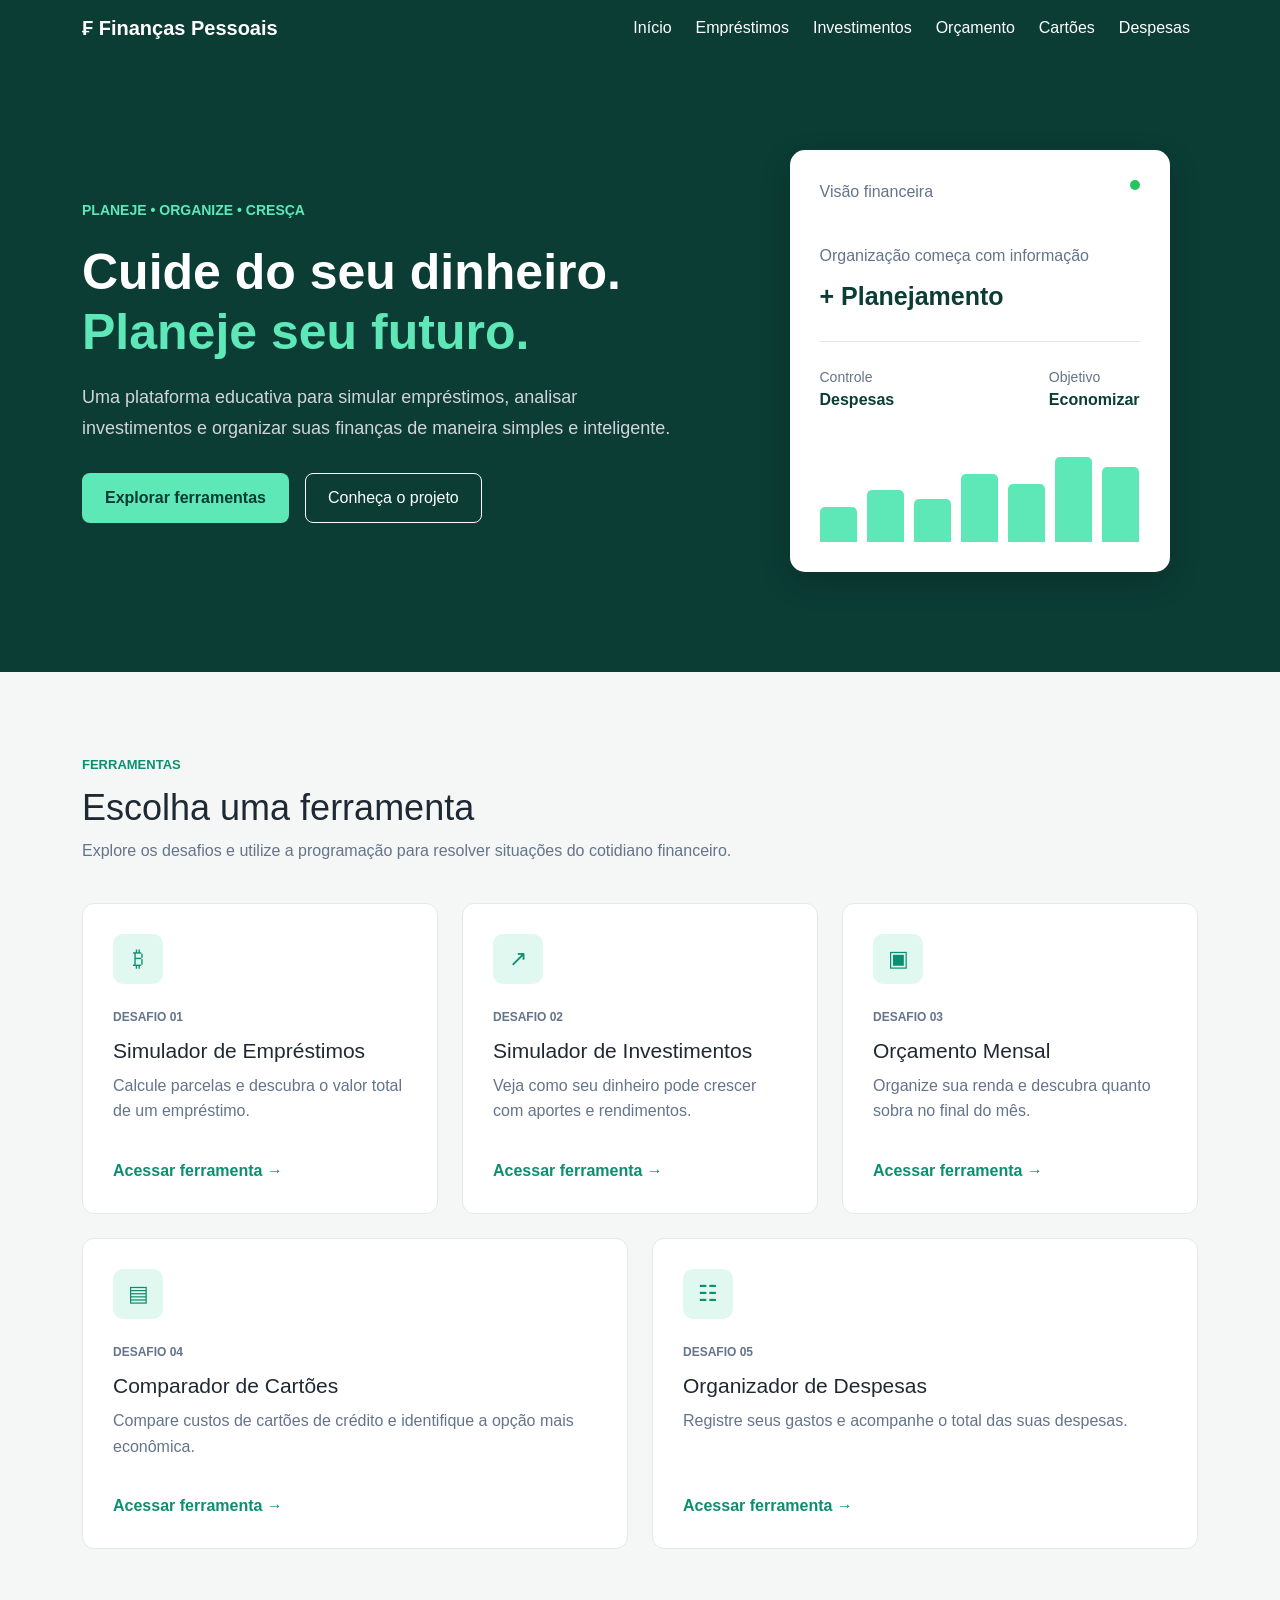
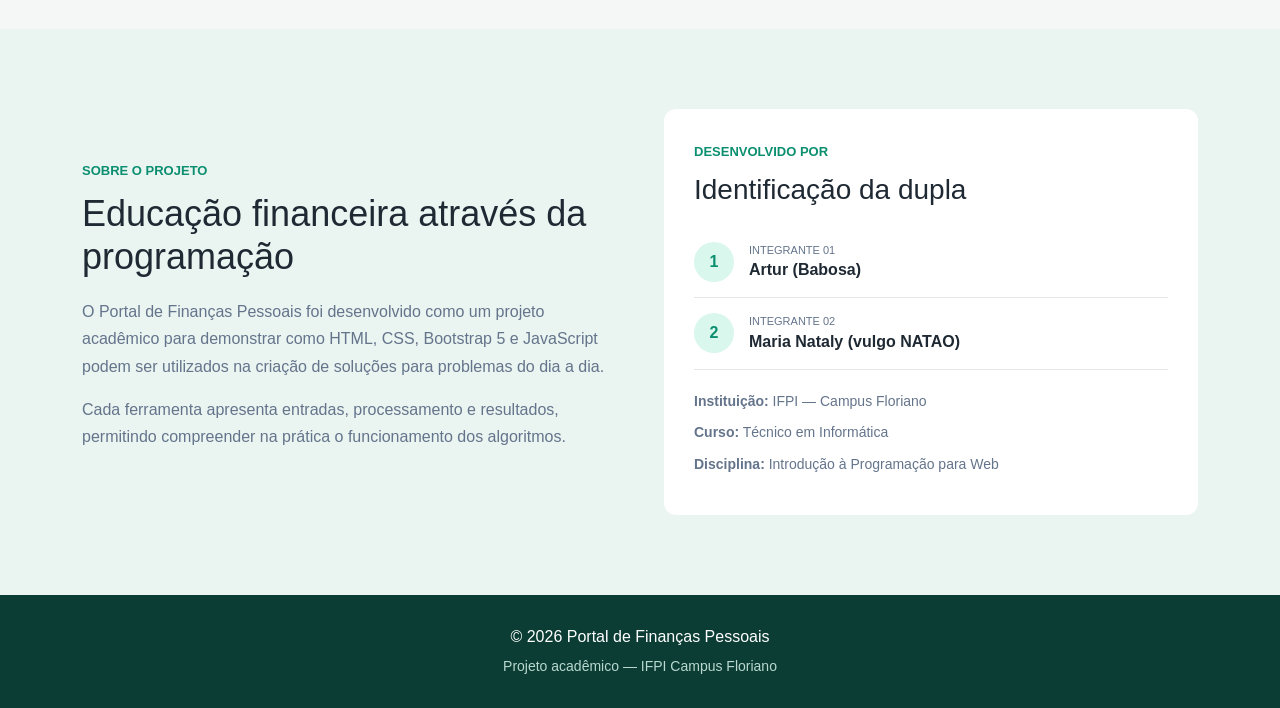
<file: index.html>
<!DOCTYPE html>
<html lang="pt-BR">

<head>
    <meta charset="UTF-8">
    <meta name="viewport" content="width=device-width, initial-scale=1.0">

    <title>Finanças Pessoais | Portal Inteligente</title>

    <link href="https://cdn.jsdelivr.net/npm/bootstrap@5.3.3/dist/css/bootstrap.min.css" rel="stylesheet">

    <link rel="stylesheet" href="CSS/style.css">
</head>

<body>

    <nav class="navbar navbar-expand-lg navbar-dark fixed-top">
        <div class="container">
            <a class="navbar-brand fw-bold" href="index.html">
                <span class="brand-icon">₣</span> Finanças Pessoais
            </a>

            <button class="navbar-toggler" type="button" data-bs-toggle="collapse" data-bs-target="#menu">
                <span class="navbar-toggler-icon"></span>
            </button>

            <div class="collapse navbar-collapse" id="menu">
                <ul class="navbar-nav ms-auto align-items-lg-center gap-lg-2">
                    <li class="nav-item">
                        <a class="nav-link active" href="index.html">Início</a>
                    </li>
                    <li class="nav-item">
                        <a class="nav-link" href="desafio1.html">Empréstimos</a>
                    </li>
                    <li class="nav-item">
                        <a class="nav-link" href="desafio2.html">Investimentos</a>
                    </li>
                    <li class="nav-item">
                        <a class="nav-link" href="desafio3.html">Orçamento</a>
                    </li>
                    <li class="nav-item">
                        <a class="nav-link" href="desafio4.html">Cartões</a>
                    </li>
                    <li class="nav-item">
                        <a class="nav-link" href="desafio5.html">Despesas</a>
                    </li>
                </ul>
            </div>
        </div>
    </nav>

    <main>

        <section class="hero-section">
            <div class="container">
                <div class="row align-items-center g-5">

                    <div class="col-lg-7">
                        <span class="hero-badge">PLANEJE • ORGANIZE • CRESÇA</span>

                        <h1 class="hero-title">
                            Cuide do seu dinheiro.
                            <span>Planeje seu futuro.</span>
                        </h1>

                        <p class="hero-text">
                            Uma plataforma educativa para simular empréstimos,
                            analisar investimentos e organizar suas finanças
                            de maneira simples e inteligente.
                        </p>

                        <div class="d-flex flex-wrap gap-3">
                            <a href="#desafios" class="btn btn-primary-custom">
                                Explorar ferramentas
                            </a>

                            <a href="#sobre" class="btn btn-outline-custom">
                                Conheça o projeto
                            </a>
                        </div>
                    </div>

                    <div class="col-lg-5">
                        <div class="finance-card">
                            <div class="finance-card-top">
                                <span>Visão financeira</span>
                                <span class="status-dot"></span>
                            </div>

                            <div class="balance-label">Organização começa com informação</div>

                            <div class="balance-value">+ Planejamento</div>

                            <div class="finance-line"></div>

                            <div class="finance-stats">
                                <div>
                                    <small>Controle</small>
                                    <strong>Despesas</strong>
                                </div>

                                <div>
                                    <small>Objetivo</small>
                                    <strong>Economizar</strong>
                                </div>
                            </div>

                            <div class="chart-bars">
                                <span style="height: 35%"></span>
                                <span style="height: 52%"></span>
                                <span style="height: 43%"></span>
                                <span style="height: 68%"></span>
                                <span style="height: 58%"></span>
                                <span style="height: 85%"></span>
                                <span style="height: 75%"></span>
                            </div>
                        </div>
                    </div>

                </div>
            </div>
        </section>

        <section class="section-padding" id="desafios">
            <div class="container">

                <div class="section-heading">
                    <span class="section-tag">FERRAMENTAS</span>
                    <h2>Escolha uma ferramenta</h2>
                    <p>
                        Explore os desafios e utilize a programação para
                        resolver situações do cotidiano financeiro.
                    </p>
                </div>

                <div class="row g-4">

                    <div class="col-md-6 col-lg-4">
                        <div class="challenge-card">
                            <div class="challenge-icon">₿</div>
                            <span class="challenge-number">DESAFIO 01</span>
                            <h3>Simulador de Empréstimos</h3>
                            <p>
                                Calcule parcelas e descubra o valor total
                                de um empréstimo.
                            </p>
                            <a href="desafio1.html" class="challenge-link">
                                Acessar ferramenta →
                            </a>
                        </div>
                    </div>

                    <div class="col-md-6 col-lg-4">
                        <div class="challenge-card">
                            <div class="challenge-icon">↗</div>
                            <span class="challenge-number">DESAFIO 02</span>
                            <h3>Simulador de Investimentos</h3>
                            <p>
                                Veja como seu dinheiro pode crescer com
                                aportes e rendimentos.
                            </p>
                            <a href="desafio2.html" class="challenge-link">
                                Acessar ferramenta →
                            </a>
                        </div>
                    </div>

                    <div class="col-md-6 col-lg-4">
                        <div class="challenge-card">
                            <div class="challenge-icon">▣</div>
                            <span class="challenge-number">DESAFIO 03</span>
                            <h3>Orçamento Mensal</h3>
                            <p>
                                Organize sua renda e descubra quanto
                                sobra no final do mês.
                            </p>
                            <a href="desafio3.html" class="challenge-link">
                                Acessar ferramenta →
                            </a>
                        </div>
                    </div>

                    <div class="col-md-6 col-lg-6">
                        <div class="challenge-card">
                            <div class="challenge-icon">▤</div>
                            <span class="challenge-number">DESAFIO 04</span>
                            <h3>Comparador de Cartões</h3>
                            <p>
                                Compare custos de cartões de crédito e
                                identifique a opção mais econômica.
                            </p>
                            <a href="desafio4.html" class="challenge-link">
                                Acessar ferramenta →
                            </a>
                        </div>
                    </div>

                    <div class="col-md-6 col-lg-6">
                        <div class="challenge-card">
                            <div class="challenge-icon">☷</div>
                            <span class="challenge-number">DESAFIO 05</span>
                            <h3>Organizador de Despesas</h3>
                            <p>
                                Registre seus gastos e acompanhe o total
                                das suas despesas.
                            </p>
                            <a href="desafio5.html" class="challenge-link">
                                Acessar ferramenta →
                            </a>
                        </div>
                    </div>

                </div>
            </div>
        </section>

        <section class="about-section" id="sobre">
            <div class="container">
                <div class="row align-items-center g-5">

                    <div class="col-lg-6">
                        <span class="section-tag">SOBRE O PROJETO</span>
                        <h2>Educação financeira através da programação</h2>
                        <p>
                            O Portal de Finanças Pessoais foi desenvolvido
                            como um projeto acadêmico para demonstrar como
                            HTML, CSS, Bootstrap 5 e JavaScript podem ser
                            utilizados na criação de soluções para problemas
                            do dia a dia.
                        </p>
                        <p>
                            Cada ferramenta apresenta entradas, processamento
                            e resultados, permitindo compreender na prática
                            o funcionamento dos algoritmos.
                        </p>
                    </div>

                    <div class="col-lg-6">
                        <div class="team-card">
                            <span class="section-tag">DESENVOLVIDO POR</span>
                            <h3>Identificação da dupla</h3>

                            <div class="team-member">
                                <div class="member-avatar">1</div>
                                <div>
                                    <small>INTEGRANTE 01</small>
                                    <strong>Artur (Babosa)</strong>
                                </div>
                            </div>

                            <div class="team-member">
                                <div class="member-avatar">2</div>
                                <div>
                                    <small>INTEGRANTE 02</small>
                                    <strong>Maria Nataly (vulgo NATAO)</strong>
                                </div>
                            </div>

                            <div class="team-info">
                                <p><strong>Instituição:</strong> IFPI — Campus Floriano</p>
                                <p><strong>Curso:</strong> Técnico em Informática</p>
                                <p><strong>Disciplina:</strong> Introdução à Programação para Web</p>
                            </div>
                        </div>
                    </div>

                </div>
            </div>
        </section>

    </main>

    <footer class="footer">
        <div class="container text-center">
            <p>© 2026 Portal de Finanças Pessoais</p>
            <small>Projeto acadêmico — IFPI Campus Floriano</small>
        </div>
    </footer>

    <script src="https://cdn.jsdelivr.net/npm/bootstrap@5.3.3/dist/js/bootstrap.bundle.min.js"></script>

</body>

</html>
</file>
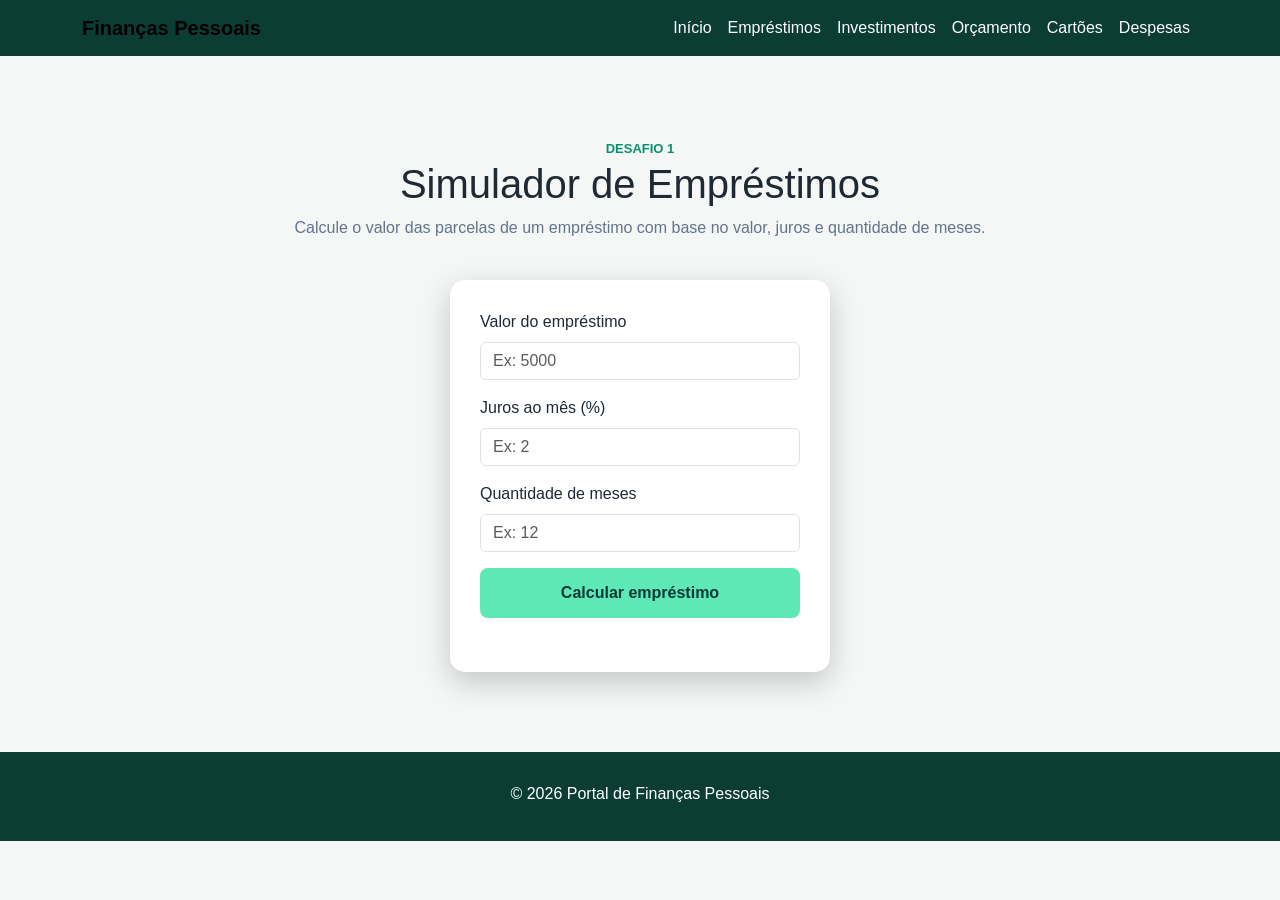
<file: desafio1.html>
<!DOCTYPE html>
<html lang="pt-BR">

<head>
    <meta charset="UTF-8">
    <meta name="viewport" content="width=device-width, initial-scale=1.0">

    <title>Simulador de Empréstimos</title>

    <link
        href="https://cdn.jsdelivr.net/npm/bootstrap@5.3.3/dist/css/bootstrap.min.css"
        rel="stylesheet">

    <link rel="stylesheet" href="./CSS/style.css">
</head>

<body>

    <nav class="navbar navbar-expand-lg">
        <div class="container">

            <a class="navbar-brand" href="index.html">
                Finanças Pessoais
            </a>

            <button
                class="navbar-toggler"
                type="button"
                data-bs-toggle="collapse"
                data-bs-target="#menu">
                <span class="navbar-toggler-icon"></span>
            </button>

            <div class="collapse navbar-collapse" id="menu">

                <ul class="navbar-nav ms-auto">

                    <li class="nav-item">
                        <a class="nav-link" href="index.html">Início</a>
                    </li>

                    <li class="nav-item">
                        <a class="nav-link active" href="desafio1.html">
                            Empréstimos
                        </a>
                    </li>

                    <li class="nav-item">
                        <a class="nav-link" href="desafio2.html">
                            Investimentos
                        </a>
                    </li>

                    <li class="nav-item">
                        <a class="nav-link" href="desafio3.html">
                            Orçamento
                        </a>
                    </li>

                    <li class="nav-item">
                        <a class="nav-link" href="desafio4.html">
                            Cartões
                        </a>
                    </li>

                    <li class="nav-item">
                        <a class="nav-link" href="desafio5.html">
                            Despesas
                        </a>
                    </li>

                </ul>

            </div>
        </div>
    </nav>

    <main class="section-padding">

        <div class="container">

            <div class="section-heading text-center">
                <span class="section-tag">DESAFIO 1</span>

                <h1>Simulador de Empréstimos</h1>

                <p>
                    Calcule o valor das parcelas de um empréstimo
                    com base no valor, juros e quantidade de meses.
                </p>
            </div>

            <div class="row justify-content-center">

                <div class="col-md-8 col-lg-6">

                    <div class="finance-card">

                        <div class="mb-3">
                            <label for="valor" class="form-label">
                                Valor do empréstimo
                            </label>

                            <input
                                type="number"
                                id="valor"
                                class="form-control"
                                placeholder="Ex: 5000">
                        </div>

                        <div class="mb-3">
                            <label for="juros" class="form-label">
                                Juros ao mês (%)
                            </label>

                            <input
                                type="number"
                                id="juros"
                                class="form-control"
                                placeholder="Ex: 2">
                        </div>

                        <div class="mb-3">
                            <label for="meses" class="form-label">
                                Quantidade de meses
                            </label>

                            <input
                                type="number"
                                id="meses"
                                class="form-control"
                                placeholder="Ex: 12">
                        </div>

                        <button
                            type="button"
                            class="btn btn-primary-custom w-100"
                            onclick="calcularEmprestimo()">
                            Calcular empréstimo
                        </button>

                        <div id="resultado" class="mt-4"></div>

                    </div>

                </div>

            </div>

        </div>

    </main>

    <footer class="footer">
        <div class="container text-center">
            <p>© 2026 Portal de Finanças Pessoais</p>
        </div>
    </footer>

    <script src="./JS/desafio1.js"></script>

    <script
        src="https://cdn.jsdelivr.net/npm/bootstrap@5.3.3/dist/js/bootstrap.bundle.min.js">
    </script>

</body>

</html>
</file>
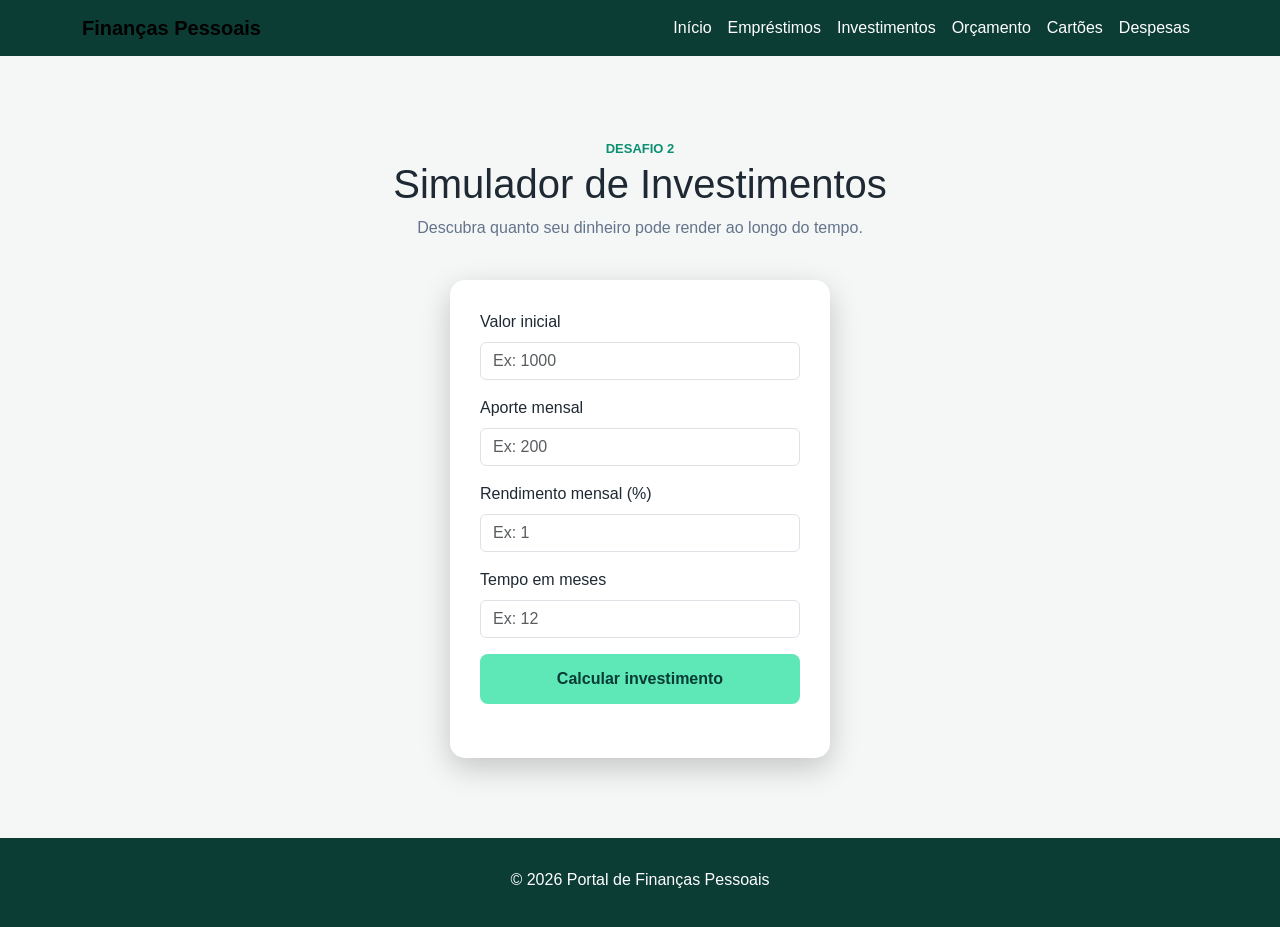
<file: desafio2.html>
<!DOCTYPE html>
<html lang="pt-BR">

<head>
    <meta charset="UTF-8">
    <meta name="viewport" content="width=device-width, initial-scale=1.0">

    <title>Simulador de Investimentos</title>

    <link
        href="https://cdn.jsdelivr.net/npm/bootstrap@5.3.3/dist/css/bootstrap.min.css"
        rel="stylesheet">

    <link rel="stylesheet" href="./CSS/style.css">
</head>

<body>

    <nav class="navbar navbar-expand-lg">
        <div class="container">

            <a class="navbar-brand" href="index.html">
                Finanças Pessoais
            </a>

            <button
                class="navbar-toggler"
                type="button"
                data-bs-toggle="collapse"
                data-bs-target="#menu">
                <span class="navbar-toggler-icon"></span>
            </button>

            <div class="collapse navbar-collapse" id="menu">

                <ul class="navbar-nav ms-auto">

                    <li class="nav-item">
                        <a class="nav-link" href="index.html">Início</a>
                    </li>

                    <li class="nav-item">
                        <a class="nav-link" href="desafio1.html">
                            Empréstimos
                        </a>
                    </li>

                    <li class="nav-item">
                        <a class="nav-link active" href="desafio2.html">
                            Investimentos
                        </a>
                    </li>

                    <li class="nav-item">
                        <a class="nav-link" href="desafio3.html">
                            Orçamento
                        </a>
                    </li>

                    <li class="nav-item">
                        <a class="nav-link" href="desafio4.html">
                            Cartões
                        </a>
                    </li>

                    <li class="nav-item">
                        <a class="nav-link" href="desafio5.html">
                            Despesas
                        </a>
                    </li>

                </ul>

            </div>
        </div>
    </nav>

    <main class="section-padding">

        <div class="container">

            <div class="section-heading text-center">

                <span class="section-tag">DESAFIO 2</span>

                <h1>Simulador de Investimentos</h1>

                <p>
                    Descubra quanto seu dinheiro pode render
                    ao longo do tempo.
                </p>

            </div>

            <div class="row justify-content-center">

                <div class="col-md-8 col-lg-6">

                    <div class="finance-card">

                        <div class="mb-3">

                            <label for="investimento" class="form-label">
                                Valor inicial
                            </label>

                            <input
                                type="number"
                                id="investimento"
                                class="form-control"
                                placeholder="Ex: 1000">

                        </div>

                        <div class="mb-3">

                            <label for="aporte" class="form-label">
                                Aporte mensal
                            </label>

                            <input
                                type="number"
                                id="aporte"
                                class="form-control"
                                placeholder="Ex: 200">

                        </div>

                        <div class="mb-3">

                            <label for="rendimento" class="form-label">
                                Rendimento mensal (%)
                            </label>

                            <input
                                type="number"
                                id="rendimento"
                                class="form-control"
                                placeholder="Ex: 1">

                        </div>

                        <div class="mb-3">

                            <label for="tempo" class="form-label">
                                Tempo em meses
                            </label>

                            <input
                                type="number"
                                id="tempo"
                                class="form-control"
                                placeholder="Ex: 12">

                        </div>

                        <button
                            type="button"
                            class="btn btn-primary-custom w-100"
                            onclick="calcularInvestimento()">

                            Calcular investimento

                        </button>

                        <div id="resultado" class="mt-4"></div>

                    </div>

                </div>

            </div>

        </div>

    </main>

    <footer class="footer">

        <div class="container text-center">

            <p>© 2026 Portal de Finanças Pessoais</p>

        </div>

    </footer>

    <script src="./JS/desafio2.js"></script>

    <script
        src="https://cdn.jsdelivr.net/npm/bootstrap@5.3.3/dist/js/bootstrap.bundle.min.js">
    </script>

</body>

</html>
</file>
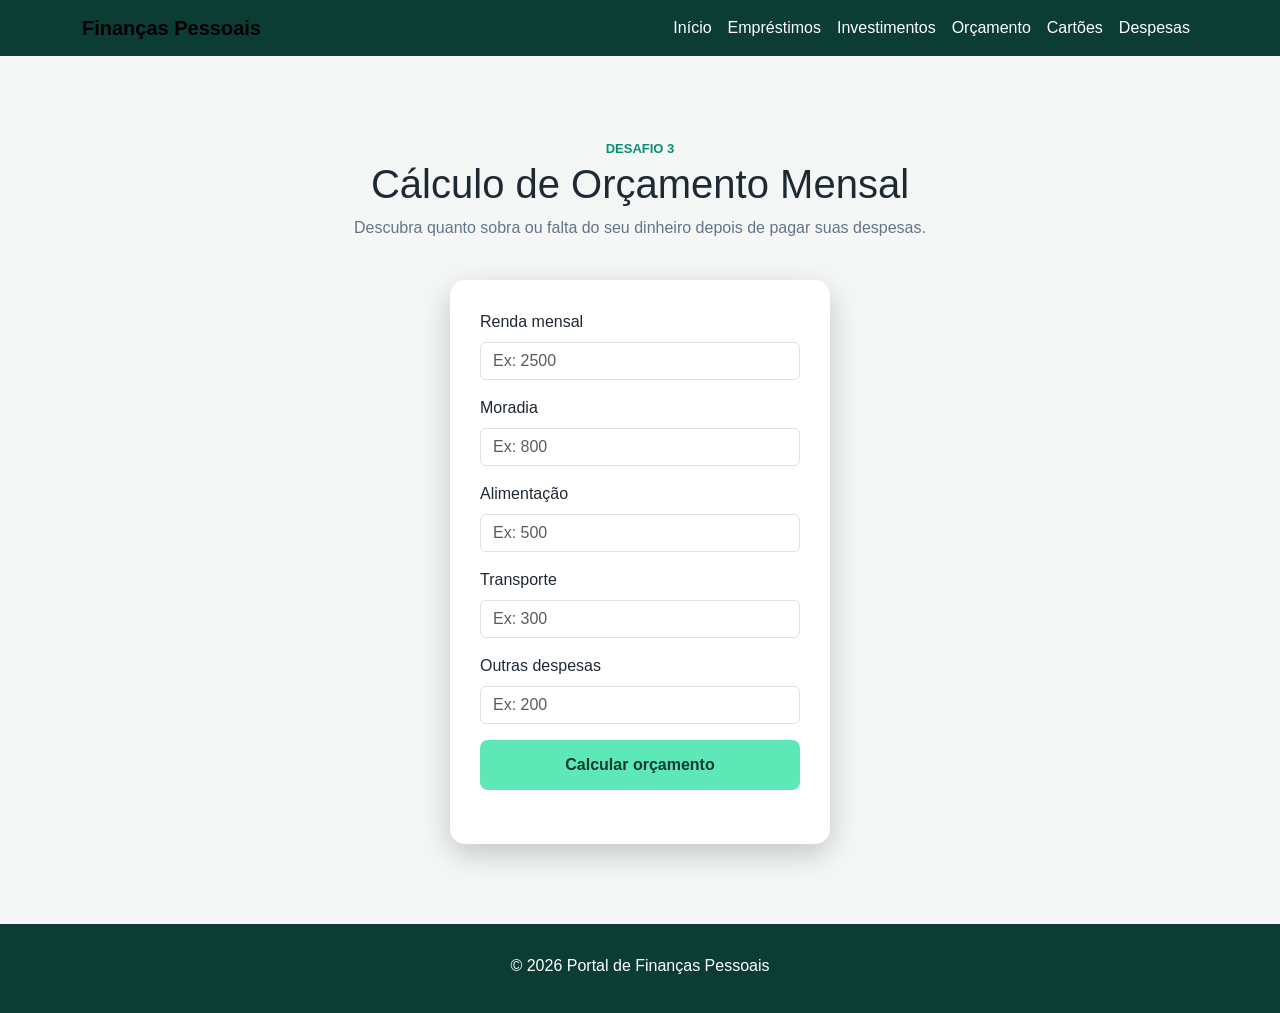
<file: desafio3.html>
<!DOCTYPE html>
<html lang="pt-BR">

<head>
    <meta charset="UTF-8">
    <meta name="viewport" content="width=device-width, initial-scale=1.0">

    <title>Cálculo de Orçamento Mensal</title>

    <link
        href="https://cdn.jsdelivr.net/npm/bootstrap@5.3.3/dist/css/bootstrap.min.css"
        rel="stylesheet">

    <link rel="stylesheet" href="./CSS/style.css">
</head>

<body>

    <nav class="navbar navbar-expand-lg">

        <div class="container">

            <a class="navbar-brand" href="index.html">
                Finanças Pessoais
            </a>

            <button
                class="navbar-toggler"
                type="button"
                data-bs-toggle="collapse"
                data-bs-target="#menu">

                <span class="navbar-toggler-icon"></span>

            </button>

            <div class="collapse navbar-collapse" id="menu">

                <ul class="navbar-nav ms-auto">

                    <li class="nav-item">
                        <a class="nav-link" href="index.html">
                            Início
                        </a>
                    </li>

                    <li class="nav-item">
                        <a class="nav-link" href="desafio1.html">
                            Empréstimos
                        </a>
                    </li>

                    <li class="nav-item">
                        <a class="nav-link" href="desafio2.html">
                            Investimentos
                        </a>
                    </li>

                    <li class="nav-item">
                        <a class="nav-link active" href="desafio3.html">
                            Orçamento
                        </a>
                    </li>

                    <li class="nav-item">
                        <a class="nav-link" href="desafio4.html">
                            Cartões
                        </a>
                    </li>

                    <li class="nav-item">
                        <a class="nav-link" href="desafio5.html">
                            Despesas
                        </a>
                    </li>

                </ul>

            </div>

        </div>

    </nav>

    <main class="section-padding">

        <div class="container">

            <div class="section-heading text-center">

                <span class="section-tag">
                    DESAFIO 3
                </span>

                <h1>
                    Cálculo de Orçamento Mensal
                </h1>

                <p>
                    Descubra quanto sobra ou falta do seu dinheiro
                    depois de pagar suas despesas.
                </p>

            </div>

            <div class="row justify-content-center">

                <div class="col-md-8 col-lg-6">

                    <div class="finance-card">

                        <div class="mb-3">

                            <label for="renda" class="form-label">
                                Renda mensal
                            </label>

                            <input
                                type="number"
                                id="renda"
                                class="form-control"
                                placeholder="Ex: 2500">

                        </div>

                        <div class="mb-3">

                            <label for="moradia" class="form-label">
                                Moradia
                            </label>

                            <input
                                type="number"
                                id="moradia"
                                class="form-control"
                                placeholder="Ex: 800">

                        </div>

                        <div class="mb-3">

                            <label for="alimentacao" class="form-label">
                                Alimentação
                            </label>

                            <input
                                type="number"
                                id="alimentacao"
                                class="form-control"
                                placeholder="Ex: 500">

                        </div>

                        <div class="mb-3">

                            <label for="transporte" class="form-label">
                                Transporte
                            </label>

                            <input
                                type="number"
                                id="transporte"
                                class="form-control"
                                placeholder="Ex: 300">

                        </div>

                        <div class="mb-3">

                            <label for="outros" class="form-label">
                                Outras despesas
                            </label>

                            <input
                                type="number"
                                id="outros"
                                class="form-control"
                                placeholder="Ex: 200">

                        </div>

                        <button
                            type="button"
                            class="btn btn-primary-custom w-100"
                            onclick="calcularOrcamento()">

                            Calcular orçamento

                        </button>

                        <div id="resultado" class="mt-4"></div>

                    </div>

                </div>

            </div>

        </div>

    </main>

    <footer class="footer">

        <div class="container text-center">

            <p>
                © 2026 Portal de Finanças Pessoais
            </p>

        </div>

    </footer>

    <script src="./JS/desafio3.js"></script>

    <script
        src="https://cdn.jsdelivr.net/npm/bootstrap@5.3.3/dist/js/bootstrap.bundle.min.js">
    </script>

</body>

</html>
</file>
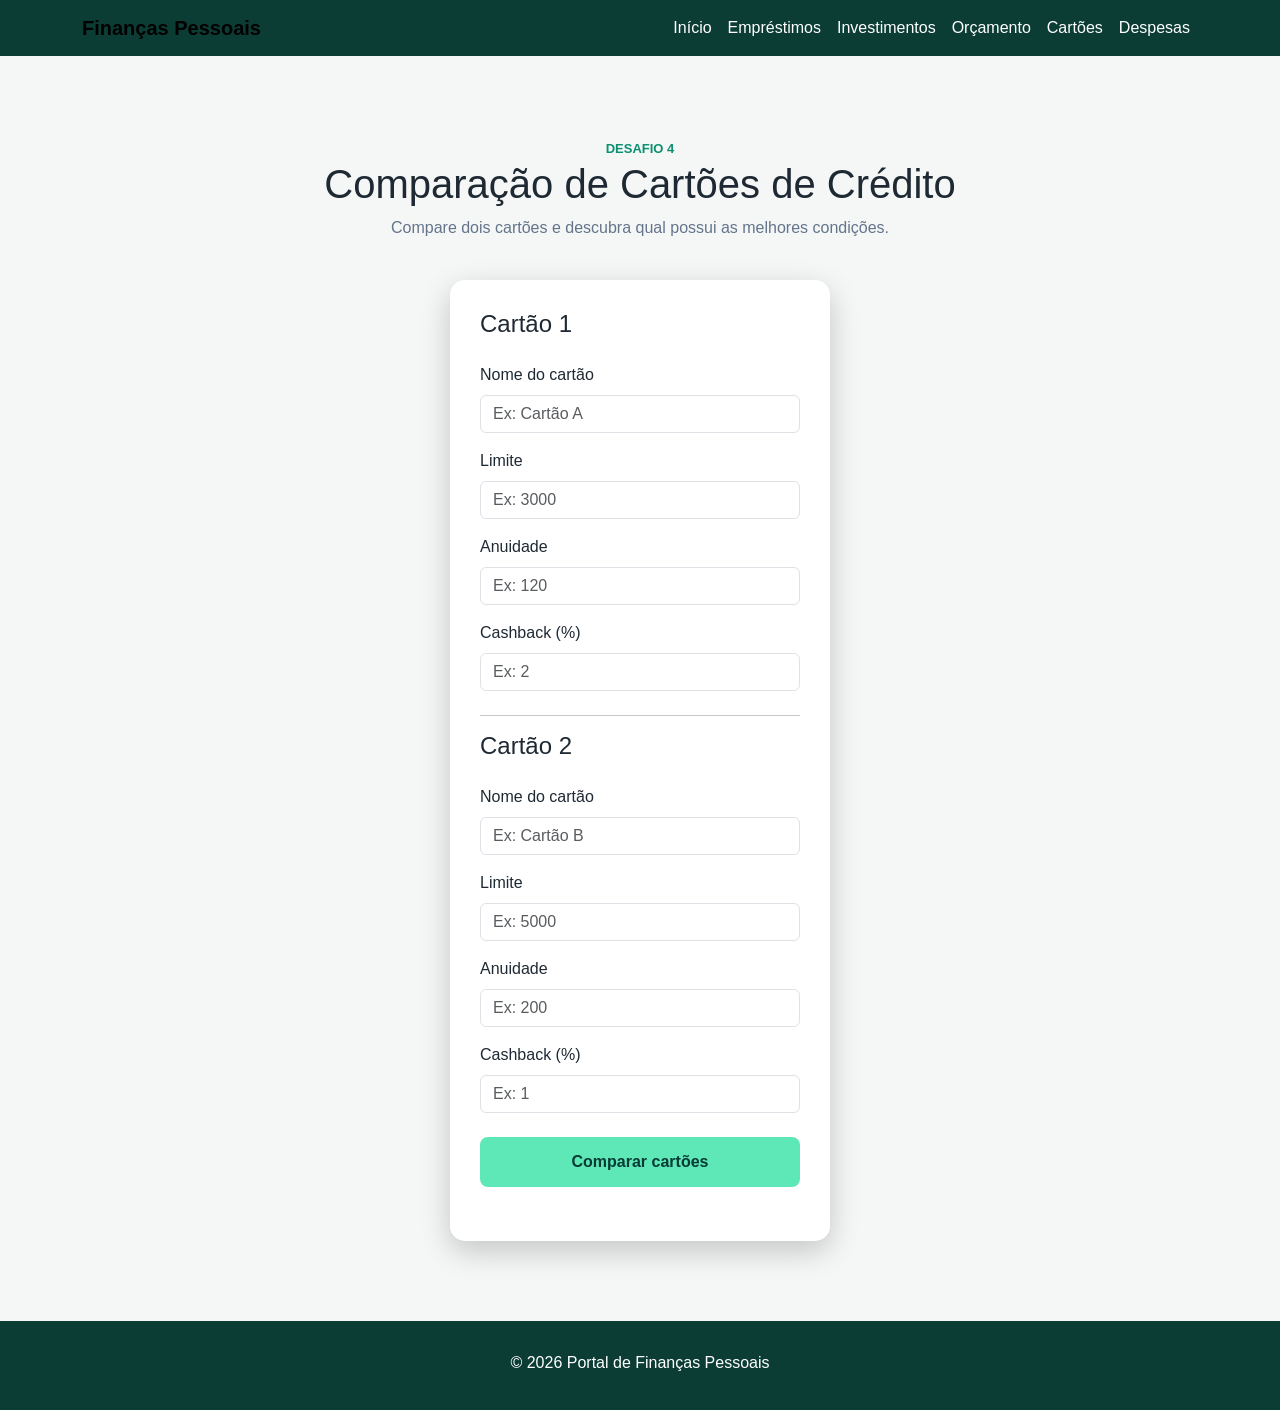
<file: desafio4.html>
<!DOCTYPE html>
<html lang="pt-BR">

<head>
    <meta charset="UTF-8">
    <meta name="viewport" content="width=device-width, initial-scale=1.0">

    <title>Comparação de Cartões</title>

    <link
        href="https://cdn.jsdelivr.net/npm/bootstrap@5.3.3/dist/css/bootstrap.min.css"
        rel="stylesheet">

    <link rel="stylesheet" href="./CSS/style.css">
</head>

<body>

    <nav class="navbar navbar-expand-lg">

        <div class="container">

            <a class="navbar-brand" href="index.html">
                Finanças Pessoais
            </a>

            <button
                class="navbar-toggler"
                type="button"
                data-bs-toggle="collapse"
                data-bs-target="#menu">

                <span class="navbar-toggler-icon"></span>

            </button>

            <div class="collapse navbar-collapse" id="menu">

                <ul class="navbar-nav ms-auto">

                    <li class="nav-item">
                        <a class="nav-link" href="index.html">
                            Início
                        </a>
                    </li>

                    <li class="nav-item">
                        <a class="nav-link" href="desafio1.html">
                            Empréstimos
                        </a>
                    </li>

                    <li class="nav-item">
                        <a class="nav-link" href="desafio2.html">
                            Investimentos
                        </a>
                    </li>

                    <li class="nav-item">
                        <a class="nav-link" href="desafio3.html">
                            Orçamento
                        </a>
                    </li>

                    <li class="nav-item">
                        <a class="nav-link active" href="desafio4.html">
                            Cartões
                        </a>
                    </li>

                    <li class="nav-item">
                        <a class="nav-link" href="desafio5.html">
                            Despesas
                        </a>
                    </li>

                </ul>

            </div>

        </div>

    </nav>

    <main class="section-padding">

        <div class="container">

            <div class="section-heading text-center">

                <span class="section-tag">
                    DESAFIO 4
                </span>

                <h1>
                    Comparação de Cartões de Crédito
                </h1>

                <p>
                    Compare dois cartões e descubra qual possui
                    as melhores condições.
                </p>

            </div>

            <div class="row justify-content-center">

                <div class="col-md-10 col-lg-8">

                    <div class="finance-card">

                        <h4 class="mb-4">
                            Cartão 1
                        </h4>

                        <div class="mb-3">

                            <label for="nome1" class="form-label">
                                Nome do cartão
                            </label>

                            <input
                                type="text"
                                id="nome1"
                                class="form-control"
                                placeholder="Ex: Cartão A">

                        </div>

                        <div class="mb-3">

                            <label for="limite1" class="form-label">
                                Limite
                            </label>

                            <input
                                type="number"
                                id="limite1"
                                class="form-control"
                                placeholder="Ex: 3000">

                        </div>

                        <div class="mb-3">

                            <label for="anuidade1" class="form-label">
                                Anuidade
                            </label>

                            <input
                                type="number"
                                id="anuidade1"
                                class="form-control"
                                placeholder="Ex: 120">

                        </div>

                        <div class="mb-4">

                            <label for="cashback1" class="form-label">
                                Cashback (%)
                            </label>

                            <input
                                type="number"
                                id="cashback1"
                                class="form-control"
                                placeholder="Ex: 2">

                        </div>

                        <hr>

                        <h4 class="mb-4">
                            Cartão 2
                        </h4>

                        <div class="mb-3">

                            <label for="nome2" class="form-label">
                                Nome do cartão
                            </label>

                            <input
                                type="text"
                                id="nome2"
                                class="form-control"
                                placeholder="Ex: Cartão B">

                        </div>

                        <div class="mb-3">

                            <label for="limite2" class="form-label">
                                Limite
                            </label>

                            <input
                                type="number"
                                id="limite2"
                                class="form-control"
                                placeholder="Ex: 5000">

                        </div>

                        <div class="mb-3">

                            <label for="anuidade2" class="form-label">
                                Anuidade
                            </label>

                            <input
                                type="number"
                                id="anuidade2"
                                class="form-control"
                                placeholder="Ex: 200">

                        </div>

                        <div class="mb-4">

                            <label for="cashback2" class="form-label">
                                Cashback (%)
                            </label>

                            <input
                                type="number"
                                id="cashback2"
                                class="form-control"
                                placeholder="Ex: 1">

                        </div>

                        <button
                            type="button"
                            class="btn btn-primary-custom w-100"
                            onclick="compararCartoes()">

                            Comparar cartões

                        </button>

                        <div id="resultado" class="mt-4"></div>

                    </div>

                </div>

            </div>

        </div>

    </main>

    <footer class="footer">

        <div class="container text-center">

            <p>
                © 2026 Portal de Finanças Pessoais
            </p>

        </div>

    </footer>

    <script src="./JS/desafio4.js"></script>

    <script
        src="https://cdn.jsdelivr.net/npm/bootstrap@5.3.3/dist/js/bootstrap.bundle.min.js">
    </script>

</body>

</html>
</file>
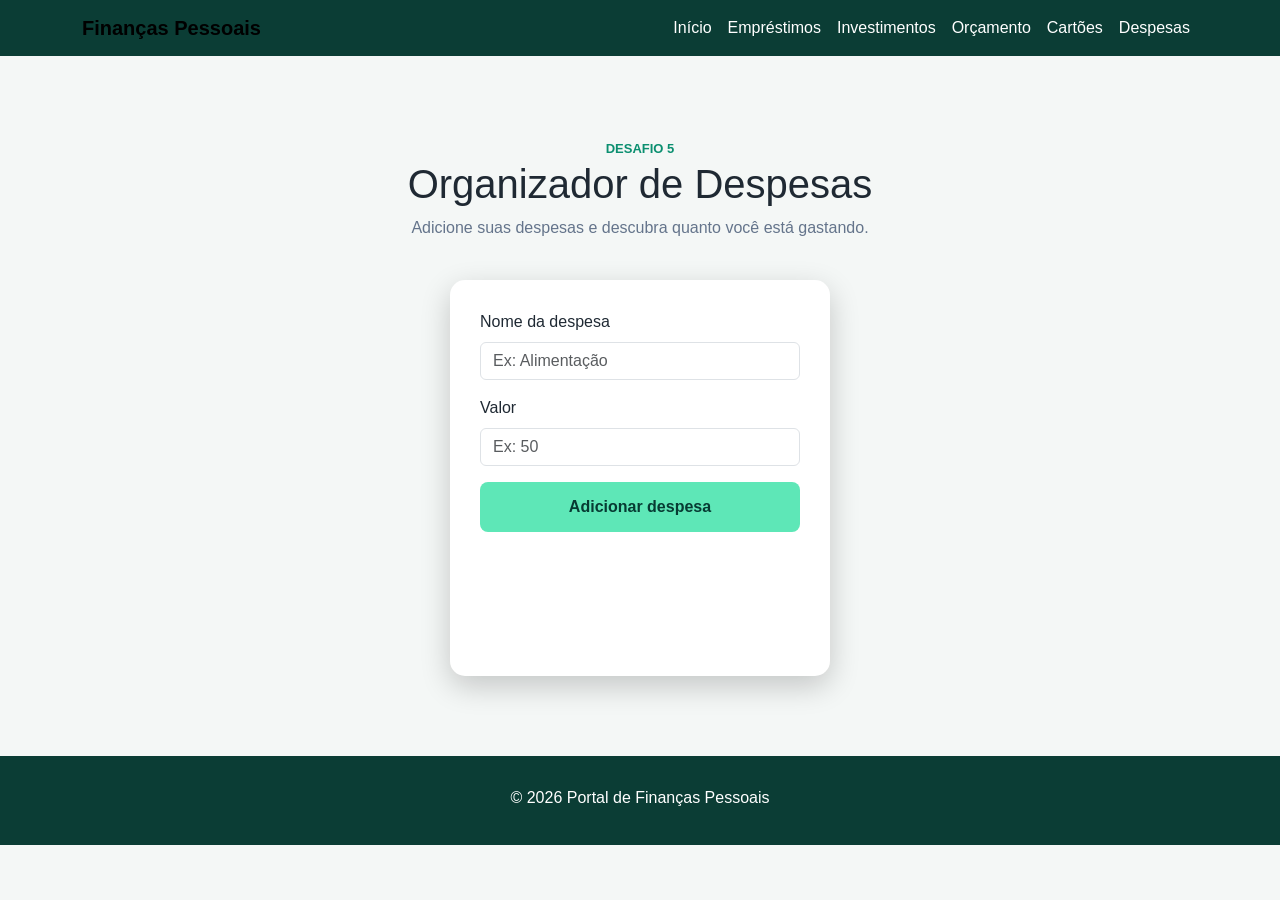
<file: desafio5.html>
<!DOCTYPE html>
<html lang="pt-BR">

<head>
    <meta charset="UTF-8">
    <meta name="viewport" content="width=device-width, initial-scale=1.0">

    <title>Organizador de Despesas</title>

    <link
        href="https://cdn.jsdelivr.net/npm/bootstrap@5.3.3/dist/css/bootstrap.min.css"
        rel="stylesheet">

    <link rel="stylesheet" href="./CSS/style.css">
</head>

<body>

    <nav class="navbar navbar-expand-lg">

        <div class="container">

            <a class="navbar-brand" href="index.html">
                Finanças Pessoais
            </a>

            <button
                class="navbar-toggler"
                type="button"
                data-bs-toggle="collapse"
                data-bs-target="#menu">

                <span class="navbar-toggler-icon"></span>

            </button>

            <div class="collapse navbar-collapse" id="menu">

                <ul class="navbar-nav ms-auto">

                    <li class="nav-item">
                        <a class="nav-link" href="index.html">
                            Início
                        </a>
                    </li>

                    <li class="nav-item">
                        <a class="nav-link" href="desafio1.html">
                            Empréstimos
                        </a>
                    </li>

                    <li class="nav-item">
                        <a class="nav-link" href="desafio2.html">
                            Investimentos
                        </a>
                    </li>

                    <li class="nav-item">
                        <a class="nav-link" href="desafio3.html">
                            Orçamento
                        </a>
                    </li>

                    <li class="nav-item">
                        <a class="nav-link" href="desafio4.html">
                            Cartões
                        </a>
                    </li>

                    <li class="nav-item">
                        <a class="nav-link active" href="desafio5.html">
                            Despesas
                        </a>
                    </li>

                </ul>

            </div>

        </div>

    </nav>

    <main class="section-padding">

        <div class="container">

            <div class="section-heading text-center">

                <span class="section-tag">
                    DESAFIO 5
                </span>

                <h1>
                    Organizador de Despesas
                </h1>

                <p>
                    Adicione suas despesas e descubra quanto
                    você está gastando.
                </p>

            </div>

            <div class="row justify-content-center">

                <div class="col-md-8 col-lg-6">

                    <div class="finance-card">

                        <div class="mb-3">

                            <label for="despesa" class="form-label">
                                Nome da despesa
                            </label>

                            <input
                                type="text"
                                id="despesa"
                                class="form-control"
                                placeholder="Ex: Alimentação">

                        </div>

                        <div class="mb-3">

                            <label for="valorDespesa" class="form-label">
                                Valor
                            </label>

                            <input
                                type="number"
                                id="valorDespesa"
                                class="form-control"
                                placeholder="Ex: 50">

                        </div>

                        <button
                            type="button"
                            class="btn btn-primary-custom w-100"
                            onclick="adicionarDespesa()">

                            Adicionar despesa

                        </button>

                        <div id="lista" class="mt-4"></div>

                        <button
                            type="button"
                            class="btn btn-outline-custom w-100 mt-3"
                            onclick="calcularTotal()">

                            Calcular total

                        </button>

                        <div id="resultado" class="mt-4"></div>

                    </div>

                </div>

            </div>

        </div>

    </main>

    <footer class="footer">

        <div class="container text-center">

            <p>
                © 2026 Portal de Finanças Pessoais
            </p>

        </div>

    </footer>

    <script src="./JS/desafio5.js"></script>

    <script
        src="https://cdn.jsdelivr.net/npm/bootstrap@5.3.3/dist/js/bootstrap.bundle.min.js">
    </script>

</body>

</html>
</file>
<file: CSS/style.css>
* {
    margin: 0;
    padding: 0;
    box-sizing: border-box;
}

body {
    font-family: Arial, sans-serif;
    background-color: #f4f7f6;
    color: #1f2933;
}

.navbar {
    background-color: #0b3d35 !important;
}

.navbar-brand {
    font-weight: bold;
}

.nav-link {
    color: white !important;
}

.nav-link:hover {
    color: #5ee7b7 !important;
}

.hero-section {
    padding: 150px 0 100px;
    background-color: #0b3d35;
    color: white;
}

.hero-badge {
    color: #5ee7b7;
    font-weight: bold;
    font-size: 14px;
}

.hero-title {
    font-size: 50px;
    font-weight: bold;
    margin: 20px 0;
}

.hero-title span {
    color: #5ee7b7;
    display: block;
}

.hero-text {
    color: #d1d5db;
    font-size: 18px;
    line-height: 1.7;
    max-width: 600px;
    margin-bottom: 30px;
}

.btn-primary-custom {
    background-color: #5ee7b7;
    color: #073b33;
    padding: 12px 22px;
    border-radius: 8px;
    text-decoration: none;
    font-weight: bold;
}

.btn-primary-custom:hover {
    background-color: white;
    color: #0b3d35;
}

.btn-outline-custom {
    color: white;
    border: 1px solid white;
    padding: 12px 22px;
    border-radius: 8px;
    text-decoration: none;
}

.btn-outline-custom:hover {
    background-color: white;
    color: #0b3d35;
}

.finance-card {
    background-color: white;
    color: #1f2933;
    padding: 30px;
    border-radius: 15px;
    max-width: 380px;
    margin: auto;
    box-shadow: 0 10px 30px rgba(0, 0, 0, 0.2);
}

.finance-card-top {
    display: flex;
    justify-content: space-between;
    color: #64748b;
    margin-bottom: 40px;
}

.status-dot {
    width: 10px;
    height: 10px;
    background-color: #22c55e;
    border-radius: 50%;
}

.balance-label {
    color: #64748b;
    margin-bottom: 10px;
}

.balance-value {
    font-size: 25px;
    font-weight: bold;
    color: #0b3d35;
}

.finance-line {
    height: 1px;
    background-color: #e5e7eb;
    margin: 25px 0;
}

.finance-stats {
    display: flex;
    justify-content: space-between;
}

.finance-stats small {
    display: block;
    color: #64748b;
}

.finance-stats strong {
    color: #0b3d35;
}

.chart-bars {
    height: 100px;
    display: flex;
    align-items: end;
    gap: 10px;
    margin-top: 30px;
}

.chart-bars span {
    flex: 1;
    background-color: #5ee7b7;
    border-radius: 5px 5px 0 0;
}

.section-padding {
    padding: 80px 0;
}

.section-heading {
    margin-bottom: 40px;
}

.section-tag {
    color: #0b8f70;
    font-size: 13px;
    font-weight: bold;
}

.section-heading h2 {
    font-size: 36px;
    margin: 10px 0;
}

.section-heading p {
    color: #64748b;
}

.challenge-card {
    background-color: white;
    padding: 30px;
    border-radius: 12px;
    height: 100%;
    border: 1px solid #e5e7eb;
    transition: 0.3s;
}

.challenge-card:hover {
    transform: translateY(-5px);
    border-color: #5ee7b7;
}

.challenge-icon {
    width: 50px;
    height: 50px;
    background-color: #e0f8ef;
    color: #0b8f70;
    display: flex;
    align-items: center;
    justify-content: center;
    border-radius: 10px;
    font-size: 22px;
    margin-bottom: 20px;
}

.challenge-number {
    color: #64748b;
    font-size: 12px;
    font-weight: bold;
}

.challenge-card h3 {
    margin: 10px 0;
    font-size: 21px;
}

.challenge-card p {
    color: #64748b;
    line-height: 1.6;
    min-height: 70px;
}

.challenge-link {
    color: #0b8f70;
    text-decoration: none;
    font-weight: bold;
}

.challenge-link:hover {
    color: #063f34;
}

.about-section {
    padding: 80px 0;
    background-color: #eaf4f1;
}

.about-section h2 {
    font-size: 36px;
    margin: 10px 0 20px;
}

.about-section p {
    color: #64748b;
    line-height: 1.7;
}

.team-card {
    background-color: white;
    padding: 30px;
    border-radius: 12px;
}

.team-card h3 {
    margin: 10px 0 20px;
}

.team-member {
    display: flex;
    align-items: center;
    gap: 15px;
    padding: 15px 0;
    border-bottom: 1px solid #e5e7eb;
}

.member-avatar {
    width: 40px;
    height: 40px;
    background-color: #d9f7ec;
    color: #0b8f70;
    display: flex;
    justify-content: center;
    align-items: center;
    border-radius: 50%;
    font-weight: bold;
}

.team-member small {
    display: block;
    color: #64748b;
    font-size: 11px;
}

.team-info {
    margin-top: 20px;
}

.team-info p {
    margin-bottom: 8px;
    font-size: 14px;
}

.footer {
    background-color: #0b3d35;
    color: white;
    padding: 30px 0;
    text-align: center;
}

.footer p {
    margin-bottom: 5px;
}

.footer small {
    color: #b8d8d0;
}

@media (max-width: 768px) {

    .hero-title {
        font-size: 38px;
    }

    .hero-section {
        padding: 120px 20px 70px;
    }

    .finance-card {
        margin-top: 30px;
    }

    .section-heading h2 {
        font-size: 30px;
    }

    .about-section h2 {
        font-size: 30px;
    }
}

@media (max-width: 576px) {

    .hero-title {
        font-size: 32px;
    }

    .hero-text {
        font-size: 16px;
    }

    .btn-primary-custom,
    .btn-outline-custom {
        display: block;
        text-align: center;
        width: 100%;
        margin-bottom: 10px;
    }

    .finance-card {
        padding: 20px;
    }
}
</file>
